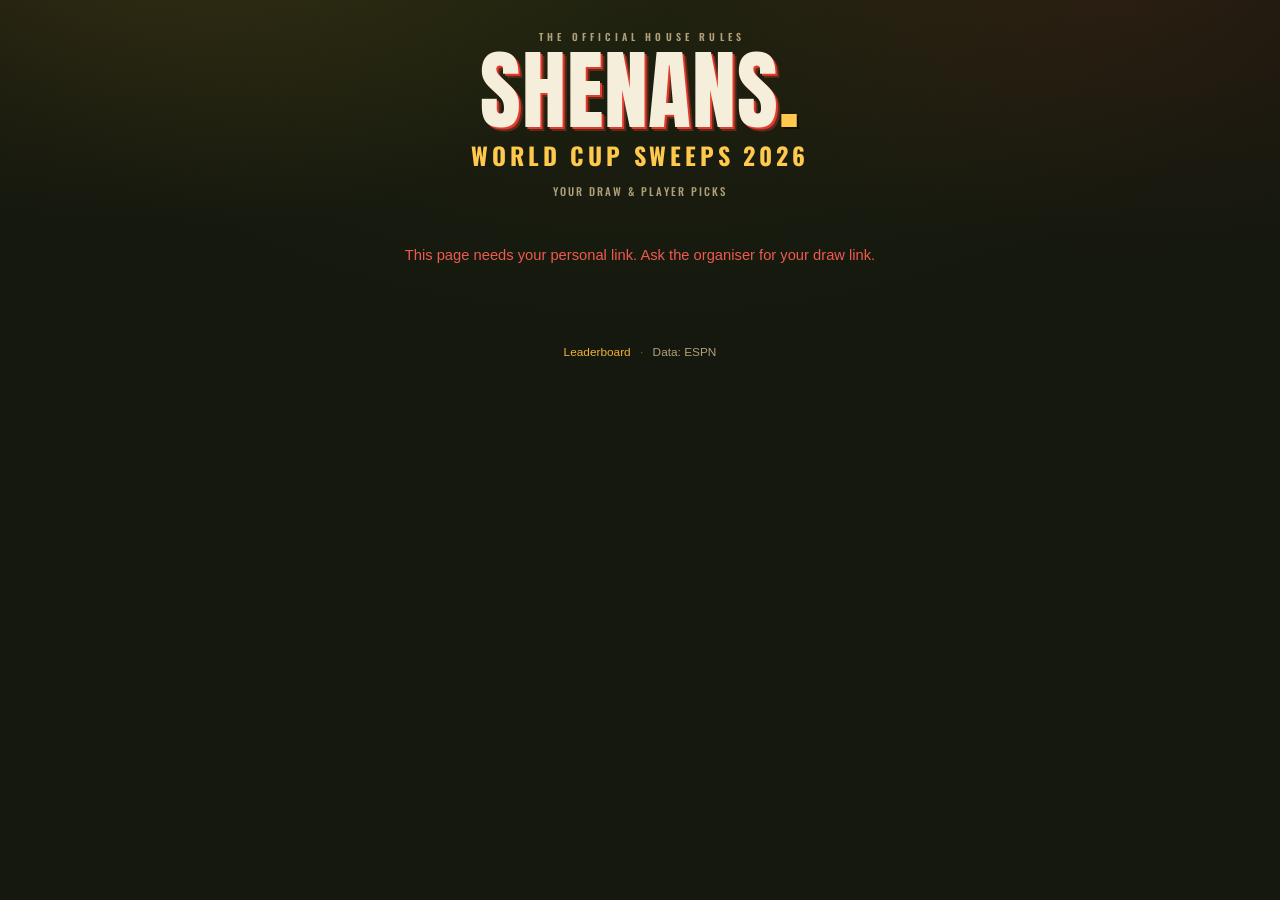
<file: public/draw.html>
<!DOCTYPE html>
<html lang="en">
<head>
  <meta charset="UTF-8" />
  <meta name="viewport" content="width=device-width, initial-scale=1.0" />
  <meta name="theme-color" content="#15180e" />
  <title>Your Draw · Shenans World Cup Sweeps 2026</title>
  <link rel="preconnect" href="https://fonts.googleapis.com" />
  <link rel="preconnect" href="https://fonts.gstatic.com" crossorigin />
  <link rel="stylesheet" href="https://fonts.googleapis.com/css2?family=Anton&family=Oswald:wght@500;600;700&display=swap" />
  <link rel="stylesheet" href="./styles.css" />
</head>
<body>
  <header class="site-header">
    <p class="brand-kicker">The Official House Rules</p>
    <h1 class="brand-wordmark">SHENANS<span class="brand-dot">.</span></h1>
    <p class="brand-sub">World Cup Sweeps 2026</p>
    <p class="brand-tag">Your draw &amp; player picks</p>
  </header>

  <main>
    <section id="status" class="status" aria-live="polite">Loading your draw…</section>

    <!-- Sealed-team reveal -->
    <section id="reveal-section" class="draw-card" hidden>
      <p id="greeting" class="greeting"></p>
      <p class="reveal-intro">Your two teams were drawn and sealed in advance. Spin to reveal them — they’ll be the same every time you open this page.</p>

      <div class="wheels">
        <div class="wheel-block" data-pot="A">
          <h3 class="wheel-title">Pot A — your stronger side</h3>
          <div class="wheel-stage">
            <div class="wheel-pointer" aria-hidden="true"></div>
            <div class="wheel" id="wheelA"></div>
            <div class="wheel-hub" aria-hidden="true">
              <svg viewBox="0 0 48 48" width="100%" height="100%" role="img">
                <defs>
                  <linearGradient id="trophyGoldA" x1="0" y1="0" x2="0" y2="1">
                    <stop offset="0" stop-color="#ffe9a8" />
                    <stop offset="0.5" stop-color="#ffc94d" />
                    <stop offset="1" stop-color="#c9881f" />
                  </linearGradient>
                </defs>
                <g stroke="#7a5410" stroke-width="0.7" stroke-linejoin="round" stroke-linecap="round">
                  <ellipse cx="24" cy="41" rx="8.5" ry="2.1" fill="url(#trophyGoldA)" />
                  <ellipse cx="24" cy="38" rx="9.5" ry="2.4" fill="url(#trophyGoldA)" />
                  <path d="M20.5 19 C20 27 17 33 19 37 H29 C31 33 28 27 27.5 19 Z" fill="url(#trophyGoldA)" />
                  <circle cx="24" cy="11.5" r="7" fill="url(#trophyGoldA)" />
                  <ellipse cx="24" cy="11.5" rx="2.9" ry="7" fill="none" stroke-width="0.55" />
                  <path d="M17.2 11.5 H30.8" fill="none" stroke-width="0.55" />
                </g>
              </svg>
            </div>
          </div>
          <button class="btn spin-btn" id="spinA" type="button">Spin Pot A</button>
          <div class="reveal-result" id="resultA" hidden></div>
        </div>

        <div class="wheel-block" data-pot="B">
          <h3 class="wheel-title">Pot B — your outsider</h3>
          <div class="wheel-stage">
            <div class="wheel-pointer" aria-hidden="true"></div>
            <div class="wheel" id="wheelB"></div>
            <div class="wheel-hub" aria-hidden="true">
              <svg viewBox="0 0 48 48" width="100%" height="100%" role="img">
                <defs>
                  <linearGradient id="trophyGoldB" x1="0" y1="0" x2="0" y2="1">
                    <stop offset="0" stop-color="#ffe9a8" />
                    <stop offset="0.5" stop-color="#ffc94d" />
                    <stop offset="1" stop-color="#c9881f" />
                  </linearGradient>
                </defs>
                <g stroke="#7a5410" stroke-width="0.7" stroke-linejoin="round" stroke-linecap="round">
                  <ellipse cx="24" cy="41" rx="8.5" ry="2.1" fill="url(#trophyGoldB)" />
                  <ellipse cx="24" cy="38" rx="9.5" ry="2.4" fill="url(#trophyGoldB)" />
                  <path d="M20.5 19 C20 27 17 33 19 37 H29 C31 33 28 27 27.5 19 Z" fill="url(#trophyGoldB)" />
                  <circle cx="24" cy="11.5" r="7" fill="url(#trophyGoldB)" />
                  <ellipse cx="24" cy="11.5" rx="2.9" ry="7" fill="none" stroke-width="0.55" />
                  <path d="M17.2 11.5 H30.8" fill="none" stroke-width="0.55" />
                </g>
              </svg>
            </div>
          </div>
          <button class="btn spin-btn" id="spinB" type="button" disabled>Spin Pot B</button>
          <div class="reveal-result" id="resultB" hidden></div>
        </div>
      </div>

      <button class="btn primary next-btn" id="toPicks" type="button" hidden>Now pick your players →</button>
    </section>

    <!-- Player picks -->
    <section id="picks-section" class="draw-card" hidden>
      <h2 class="picks-head">Pick your two players</h2>
      <p class="reveal-intro">Pick anyone in the tournament — they don’t have to be from your drawn teams. Picks lock the moment you submit and can’t be changed.</p>

      <div class="pick-field">
        <label for="searchFwd">Attacker <span class="pick-hint">(your Pot A pick)</span></label>
        <div class="combo" id="comboFwd">
          <input type="text" id="searchFwd" class="combo-input" placeholder="Search attackers…" autocomplete="off" role="combobox" aria-expanded="false" aria-controls="listFwd" />
          <ul class="combo-list" id="listFwd" role="listbox" hidden></ul>
        </div>
        <div class="combo-chosen" id="chosenFwd" hidden></div>
      </div>

      <div class="pick-field">
        <label for="searchOther">Midfielder / Defender / Goalkeeper <span class="pick-hint">(your Pot B pick)</span></label>
        <div class="combo" id="comboOther">
          <input type="text" id="searchOther" class="combo-input" placeholder="Search mid / def / GK…" autocomplete="off" role="combobox" aria-expanded="false" aria-controls="listOther" />
          <ul class="combo-list" id="listOther" role="listbox" hidden></ul>
        </div>
        <div class="combo-chosen" id="chosenOther" hidden></div>
      </div>

      <label class="confirm-row">
        <input type="checkbox" id="confirmChk" />
        <span>I’m happy with these two picks. I understand they lock and can’t be changed.</span>
      </label>

      <p id="pickError" class="pick-error" hidden></p>
      <button class="btn primary" id="submitBtn" type="button" disabled>Confirm &amp; submit picks</button>
    </section>

    <!-- Locked summary -->
    <section id="locked-section" class="draw-card" hidden>
      <div class="locked-badge">✓ Locked in</div>
      <p id="lockedGreeting" class="greeting"></p>
      <h3 class="detail-h">Your teams</h3>
      <div class="locked-grid" id="lockedTeams"></div>
      <h3 class="detail-h">Your players</h3>
      <div class="locked-grid" id="lockedPlayers"></div>
      <p class="reveal-intro">That’s you all set. Track everyone’s points on the <a id="boardLink" href="./index.html">live leaderboard</a>.</p>
    </section>
  </main>

  <footer class="site-footer">
    <a href="./index.html">Leaderboard</a>
    <span class="footer-sep">&middot;</span>
    <span>Data: ESPN</span>
  </footer>

  <script src="./draw.js"></script>
</body>
</html>
</file>
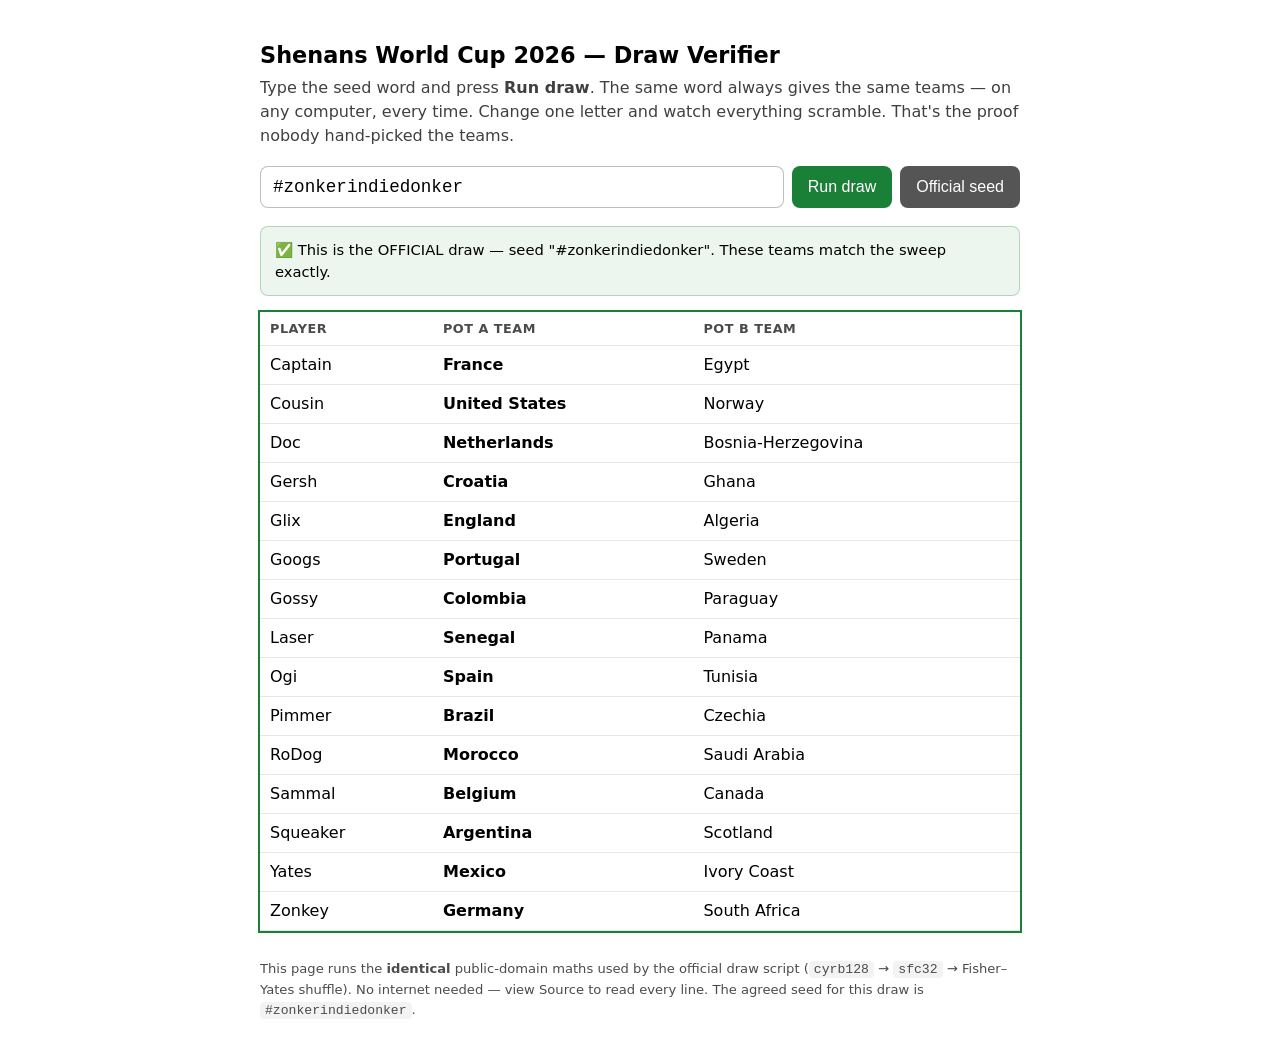
<file: public/verify-bb993657.html>
<!doctype html>
<html lang="en">
<head>
<meta charset="utf-8">
<meta name="viewport" content="width=device-width, initial-scale=1">
<title>Shenans WC 2026 — Draw Verifier</title>
<style>
  :root { color-scheme: light dark; }
  body { font-family: system-ui, -apple-system, Segoe UI, Roboto, sans-serif;
         max-width: 760px; margin: 0 auto; padding: 24px; line-height: 1.5; }
  h1 { font-size: 1.4rem; margin-bottom: .2rem; }
  p.sub { margin-top: 0; opacity: .75; }
  .seedbox { display: flex; gap: 8px; flex-wrap: wrap; margin: 18px 0; }
  input { flex: 1 1 260px; font-size: 1.1rem; padding: 10px 12px; border-radius: 8px;
          border: 1px solid #8888; font-family: ui-monospace, Menlo, Consolas, monospace; }
  button { font-size: 1rem; padding: 10px 16px; border-radius: 8px; border: 0;
           background: #1a7f37; color: #fff; cursor: pointer; }
  button.secondary { background: #555; }
  table { border-collapse: collapse; width: 100%; margin-top: 14px; }
  th, td { text-align: left; padding: 7px 10px; border-bottom: 1px solid #8883; }
  th { font-size: .8rem; text-transform: uppercase; letter-spacing: .04em; opacity: .7; }
  td.pa { font-weight: 600; }
  .note { background: #1a7f3714; border: 1px solid #1a7f3744; border-radius: 8px;
          padding: 12px 14px; margin: 16px 0; font-size: .92rem; }
  .official { outline: 2px solid #1a7f37; }
  code { font-family: ui-monospace, Menlo, Consolas, monospace; background: #8882;
         padding: 1px 5px; border-radius: 4px; }
  footer { margin-top: 28px; font-size: .82rem; opacity: .7; }
</style>
</head>
<body>
<h1>Shenans World Cup 2026 — Draw Verifier</h1>
<p class="sub">Type the seed word and press <b>Run draw</b>. The same word always gives the same teams — on any computer, every time. Change one letter and watch everything scramble. That's the proof nobody hand-picked the teams.</p>

<div class="seedbox">
  <input id="seed" value="#zonkerindiedonker" spellcheck="false" autocomplete="off">
  <button id="run">Run draw</button>
  <button id="reset" class="secondary">Official seed</button>
</div>

<div id="status" class="note"></div>

<table id="out">
  <thead><tr><th>Player</th><th>Pot A team</th><th>Pot B team</th></tr></thead>
  <tbody></tbody>
</table>

<footer>
  This page runs the <b>identical</b> public-domain maths used by the official draw script
  (<code>cyrb128</code> → <code>sfc32</code> → Fisher–Yates shuffle). No internet needed — view
  Source to read every line. The agreed seed for this draw is <code>#zonkerindiedonker</code>.
</footer>

<script>
// ====================================================================
//  EXACT port of scripts/draw.js — same algorithm, same data.
//  Anyone can read this and confirm there is no hidden randomness:
//  the ONLY input that changes the result is the seed word.
// ====================================================================

// Paid entrants, sorted by id then name (as the draw script sorts them).
var PAID = [
  {name:"Captain",  id:"captain"},
  {name:"Cousin",   id:"cousin"},
  {name:"Doc",      id:"doc"},
  {name:"Gersh",    id:"gersh"},
  {name:"Glix",     id:"glix"},
  {name:"Googs",    id:"googs"},
  {name:"Gossy",    id:"gossy"},
  {name:"Laser",    id:"laser"},
  {name:"Ogi",      id:"ogi"},
  {name:"Pimmer",   id:"pimmer"},
  {name:"RoDog",    id:"rodog"},
  {name:"Sammal",   id:"sammal"},
  {name:"Squeaker", id:"squeaker"},
  {name:"Yates",    id:"yates"},
  {name:"Zonkey",   id:"zonkey"}
];

var ALWAYS_INCLUDE = ["467"]; // South Africa — never left undrawn.

var POT_A = [
  {seed:1,id:"478",name:"France"},{seed:2,id:"164",name:"Spain"},
  {seed:3,id:"202",name:"Argentina"},{seed:4,id:"448",name:"England"},
  {seed:5,id:"482",name:"Portugal"},{seed:6,id:"205",name:"Brazil"},
  {seed:7,id:"449",name:"Netherlands"},{seed:8,id:"2869",name:"Morocco"},
  {seed:9,id:"459",name:"Belgium"},{seed:10,id:"481",name:"Germany"},
  {seed:11,id:"477",name:"Croatia"},{seed:12,id:"208",name:"Colombia"},
  {seed:13,id:"654",name:"Senegal"},{seed:14,id:"203",name:"Mexico"},
  {seed:15,id:"660",name:"United States"},{seed:16,id:"212",name:"Uruguay"},
  {seed:17,id:"627",name:"Japan"},{seed:18,id:"469",name:"Iran"},
  {seed:19,id:"451",name:"South Korea"},{seed:20,id:"475",name:"Switzerland"},
  {seed:21,id:"209",name:"Ecuador"},{seed:22,id:"474",name:"Austria"},
  {seed:23,id:"628",name:"Australia"},{seed:24,id:"465",name:"Türkiye"}
];

var POT_B = [
  {seed:25,id:"464",name:"Norway"},{seed:26,id:"466",name:"Sweden"},
  {seed:27,id:"2620",name:"Egypt"},{seed:28,id:"206",name:"Canada"},
  {seed:29,id:"210",name:"Paraguay"},{seed:30,id:"624",name:"Algeria"},
  {seed:31,id:"4789",name:"Ivory Coast"},{seed:32,id:"580",name:"Scotland"},
  {seed:33,id:"450",name:"Czechia"},{seed:34,id:"659",name:"Tunisia"},
  {seed:35,id:"2659",name:"Panama"},{seed:36,id:"452",name:"Bosnia-Herzegovina"},
  {seed:37,id:"655",name:"Saudi Arabia"},{seed:38,id:"4469",name:"Ghana"},
  {seed:39,id:"2850",name:"Congo DR"},{seed:40,id:"467",name:"South Africa"},
  {seed:41,id:"4375",name:"Iraq"},{seed:42,id:"4398",name:"Qatar"},
  {seed:43,id:"2570",name:"Uzbekistan"},{seed:44,id:"2597",name:"Cape Verde"},
  {seed:45,id:"2917",name:"Jordan"},{seed:46,id:"11678",name:"Curaçao"},
  {seed:47,id:"2654",name:"Haiti"},{seed:48,id:"2666",name:"New Zealand"}
];

// ---- seeded PRNG (identical to draw.js) ----
function cyrb128(str){
  var h1=1779033703,h2=3144134277,h3=1013904242,h4=2773480762;
  for(var i=0,k;i<str.length;i++){
    k=str.charCodeAt(i);
    h1=h2^Math.imul(h1^k,597399067);
    h2=h3^Math.imul(h2^k,2869860233);
    h3=h4^Math.imul(h3^k,951274213);
    h4=h1^Math.imul(h4^k,2716044179);
  }
  h1=Math.imul(h3^(h1>>>18),597399067);
  h2=Math.imul(h4^(h2>>>22),2869860233);
  h3=Math.imul(h1^(h3>>>17),951274213);
  h4=Math.imul(h2^(h4>>>19),2716044179);
  h1^=(h2^h3^h4);h2^=h1;h3^=h1;h4^=h1;
  return [h1>>>0,h2>>>0,h3>>>0,h4>>>0];
}
function sfc32(a,b,c,d){
  return function(){
    a>>>=0;b>>>=0;c>>>=0;d>>>=0;
    var t=(a+b)|0;
    a=b^(b>>>9);
    b=(c+(c<<3))|0;
    c=(c<<21)|(c>>>11);
    d=(d+1)|0;
    t=(t+d)|0;
    c=(c+t)|0;
    return (t>>>0)/4294967296;
  };
}
function makeRng(seed){var s=cyrb128(seed);return sfc32(s[0],s[1],s[2],s[3]);}
function shuffle(arr,rng){
  var a=arr.slice();
  for(var i=a.length-1;i>0;i--){
    var j=Math.floor(rng()*(i+1));
    var tmp=a[i];a[i]=a[j];a[j]=tmp;
  }
  return a;
}
function seedOf(t){var s=Number(t.seed);return isFinite(s)?s:Number.MAX_SAFE_INTEGER;}
function selectForDraw(pot,n,protectedIds){
  var ranked=pot.slice().sort(function(a,b){return seedOf(a)-seedOf(b);});
  var selected=ranked.slice(0,n);
  var selectedIds={}; selected.forEach(function(t){selectedIds[String(t.id)]=true;});
  protectedIds.forEach(function(pid){
    if(selectedIds[pid])return;
    var team=ranked.filter(function(t){return String(t.id)===pid;})[0];
    if(!team)return;
    for(var i=selected.length-1;i>=0;i--){
      if(protectedIds.indexOf(String(selected[i].id))===-1){
        delete selectedIds[String(selected[i].id)];
        selected[i]=team; selectedIds[pid]=true; break;
      }
    }
  });
  return selected;
}

function runDraw(seed){
  var n=PAID.length;
  var rng=makeRng(seed);
  var drawnA=shuffle(selectForDraw(POT_A,n,ALWAYS_INCLUDE),rng);
  var drawnB=shuffle(selectForDraw(POT_B,n,ALWAYS_INCLUDE),rng);
  return PAID.map(function(p,i){
    return {name:p.name, a:drawnA[i].name, b:drawnB[i].name};
  });
}

// ---- UI ----
var OFFICIAL="#zonkerindiedonker";
function render(){
  var seed=document.getElementById('seed').value;
  var rows=runDraw(seed);
  var tb=document.querySelector('#out tbody');
  tb.innerHTML='';
  rows.forEach(function(r){
    var tr=document.createElement('tr');
    tr.innerHTML='<td>'+r.name+'</td><td class="pa">'+r.a+'</td><td>'+r.b+'</td>';
    tb.appendChild(tr);
  });
  var s=document.getElementById('status');
  var table=document.getElementById('out');
  if(seed===OFFICIAL){
    s.textContent='✅ This is the OFFICIAL draw — seed "'+OFFICIAL+'". These teams match the sweep exactly.';
    table.classList.add('official');
  }else{
    s.textContent='↻ Seed "'+seed+'" — a different word gives a totally different draw. Put the official word back to reproduce the real result.';
    table.classList.remove('official');
  }
}
document.getElementById('run').addEventListener('click',render);
document.getElementById('seed').addEventListener('keydown',function(e){if(e.key==='Enter')render();});
document.getElementById('reset').addEventListener('click',function(){
  document.getElementById('seed').value=OFFICIAL; render();
});
render();
</script>
</body>
</html>
</file>
<file: public/styles.css>
:root {
  /* Shenans poster palette: dark fiesta charcoal, gold, cream, red, green. */
  --bg: #15180e;
  --bg-soft: #1c2012;
  --card: #1e2213;
  --card-hover: #262b18;
  --line: #4a431f;
  --line-soft: #322d18;
  --text: #f2ead6;
  --muted: #b0a07c;
  --accent: #f2b134;
  --accent-2: #ffc94d;
  --gold: #ffc94d;
  --silver: #d6dae6;
  --bronze: #e0a05a;
  --pos: #9ccc65;
  --neg: #ef5a4f;
  --red: #e23b2e;
  --green: #9ccc65;
  --peanut: #e6a13c;
  --frame: rgba(242, 177, 52, 0.45);
  --display: "Anton", Impact, "Haettenschweiler", sans-serif;
  --head: "Oswald", "Segoe UI", sans-serif;
  --radius: 14px;
  --shadow: 0 8px 28px rgba(0, 0, 0, 0.45);
}

* { box-sizing: border-box; }

html { -webkit-text-size-adjust: 100%; }

body {
  margin: 0;
  font-family: -apple-system, BlinkMacSystemFont, "Segoe UI", Roboto, Helvetica, Arial, sans-serif;
  background:
    radial-gradient(900px 500px at 12% -8%, rgba(242, 177, 52, 0.12) 0%, transparent 60%),
    radial-gradient(900px 520px at 88% -6%, rgba(226, 59, 46, 0.10) 0%, transparent 60%),
    radial-gradient(1200px 760px at 50% -12%, #20240f 0%, var(--bg) 58%);
  background-attachment: fixed;
  color: var(--text);
  line-height: 1.45;
  min-height: 100vh;
  -webkit-font-smoothing: antialiased;
  -webkit-tap-highlight-color: transparent;
}

main {
  width: 100%;
  max-width: 700px;
  margin: 0 auto;
  padding: 0 16px calc(32px + env(safe-area-inset-bottom));
}

.site-header {
  text-align: center;
  padding: 30px 16px 14px;
}
.brand-kicker {
  margin: 0 0 6px;
  font-family: var(--head);
  text-transform: uppercase;
  letter-spacing: 0.42em;
  font-size: 0.62rem;
  font-weight: 600;
  color: var(--muted);
  padding-left: 0.42em;
}
.brand-wordmark {
  margin: 0;
  font-family: var(--display);
  font-weight: 400;
  font-size: clamp(3rem, 16vw, 5.5rem);
  line-height: 0.9;
  letter-spacing: 0.01em;
  color: #f5eeda;
  text-shadow:
    2px 2px 0 var(--red),
    4px 4px 0 rgba(226, 59, 46, 0.35);
}
.brand-dot { color: var(--gold); text-shadow: 2px 2px 0 rgba(0, 0, 0, 0.4); }
.brand-sub {
  margin: 8px 0 0;
  font-family: var(--head);
  font-weight: 700;
  text-transform: uppercase;
  letter-spacing: 0.16em;
  font-size: clamp(1rem, 4.4vw, 1.5rem);
  color: var(--gold);
}
.brand-tag {
  margin: 12px auto 0;
  display: inline-block;
  font-family: var(--head);
  text-transform: uppercase;
  letter-spacing: 0.18em;
  color: var(--muted);
  font-size: 0.68rem;
  font-weight: 500;
}
/* Keep the old hooks working if referenced elsewhere. */
.subtitle {
  margin: 10px auto 0;
  display: inline-block;
  color: var(--muted);
  font-size: 0.8rem;
  padding: 5px 12px;
  border: 1px solid var(--line);
  border-radius: 999px;
  background: rgba(255, 255, 255, 0.02);
}

.status {
  text-align: center;
  color: var(--muted);
  padding: 28px 18px;
  font-size: 0.92rem;
}
.status.error { color: var(--neg); }

/* Leaderboard */
.leaderboard {
  list-style: none;
  margin: 0;
  padding: 0;
  display: flex;
  flex-direction: column;
  gap: 12px;
}

.row {
  position: relative;
  background: linear-gradient(180deg, var(--card) 0%, var(--bg-soft) 100%);
  border: 1px solid var(--line);
  border-radius: var(--radius);
  box-shadow: var(--shadow);
  overflow: hidden;
  transition: border-color 0.18s ease, transform 0.18s ease;
}
.row.open { border-color: var(--accent-2); }

/* Podium accents for the top three. */
.row.rank-1 { border-color: rgba(255, 209, 102, 0.55); }
.row.rank-2 { border-color: rgba(205, 211, 224, 0.45); }
.row.rank-3 { border-color: rgba(232, 160, 106, 0.45); }
.row.rank-1::before,
.row.rank-2::before,
.row.rank-3::before {
  content: "";
  position: absolute;
  left: 0; top: 0; bottom: 0;
  width: 4px;
}
.row.rank-1::before { background: linear-gradient(180deg, #ffe08a, var(--gold)); }
.row.rank-2::before { background: linear-gradient(180deg, #eef1f8, var(--silver)); }
.row.rank-3::before { background: linear-gradient(180deg, #f3b988, var(--bronze)); }

.row-head {
  display: grid;
  grid-template-columns: 40px 1fr auto;
  align-items: center;
  gap: 12px;
  padding: 14px 16px;
  cursor: pointer;
  user-select: none;
}
.row-head:hover { background: var(--card-hover); }
.row-head:active { background: var(--card-hover); }

.rank {
  width: 32px;
  height: 32px;
  margin: 0 auto;
  border-radius: 50%;
  display: flex;
  align-items: center;
  justify-content: center;
  font-weight: 700;
  font-size: 0.95rem;
  color: var(--muted);
  background: rgba(255, 255, 255, 0.05);
  font-variant-numeric: tabular-nums;
}
.row.rank-1 .rank {
  color: #2a1d04;
  background: linear-gradient(135deg, #ffe28f, var(--gold));
  box-shadow: 0 3px 12px rgba(255, 209, 102, 0.4);
}
.row.rank-2 .rank {
  color: #20242e;
  background: linear-gradient(135deg, #f4f6fb, var(--silver));
  box-shadow: 0 3px 12px rgba(205, 211, 224, 0.3);
}
.row.rank-3 .rank {
  color: #34190a;
  background: linear-gradient(135deg, #f3b988, var(--bronze));
  box-shadow: 0 3px 12px rgba(232, 160, 106, 0.3);
}

.person { min-width: 0; }
.name-row {
  display: flex;
  align-items: center;
  gap: 6px;
  min-width: 0;
}
.person .name {
  font-weight: 650;
  font-size: 1.02rem;
  white-space: nowrap;
  overflow: hidden;
  text-overflow: ellipsis;
  min-width: 0;
}
.peanut-badge {
  flex: none;
  font-size: 0.8rem;
  line-height: 1;
  font-weight: 700;
  color: var(--peanut);
  background: color-mix(in srgb, var(--peanut) 16%, transparent);
  border: 1px solid color-mix(in srgb, var(--peanut) 45%, transparent);
  border-radius: 999px;
  padding: 2px 7px;
  white-space: nowrap;
}
.person .breakdown {
  font-size: 0.74rem;
  color: var(--muted);
  margin-top: 3px;
}

.total {
  display: flex;
  align-items: baseline;
  gap: 5px;
  font-variant-numeric: tabular-nums;
}
.total .pts {
  font-size: 1.45rem;
  font-weight: 800;
  background: linear-gradient(180deg, #ffffff, #b9c6f2);
  -webkit-background-clip: text;
  background-clip: text;
  color: transparent;
}
.total .lbl { font-size: 0.7rem; color: var(--muted); }

.chev {
  margin-left: 4px;
  color: var(--muted);
  font-size: 1.1rem;
  transition: transform 0.2s ease;
}
.row.open .chev { transform: rotate(90deg); color: var(--accent-2); }

/* Expanded detail */
.detail {
  display: none;
  padding: 2px 16px 16px;
  border-top: 1px solid var(--line-soft);
}
.row.open .detail { display: block; animation: fade-in 0.22s ease; }

@keyframes fade-in {
  from { opacity: 0; transform: translateY(-4px); }
  to { opacity: 1; transform: none; }
}

.detail h3 {
  margin: 16px 0 7px;
  font-size: 0.7rem;
  letter-spacing: 0.1em;
  text-transform: uppercase;
  color: var(--muted);
}

.entity {
  display: grid;
  grid-template-columns: 1fr auto;
  gap: 8px;
  padding: 10px 12px;
  background: rgba(255, 255, 255, 0.025);
  border: 1px solid var(--line-soft);
  border-radius: 11px;
  margin-bottom: 7px;
}
.entity .e-name { font-weight: 600; font-size: 0.92rem; }
.entity .e-sub {
  font-size: 0.74rem;
  color: var(--muted);
  margin-top: 3px;
}
.entity .e-pts {
  font-weight: 700;
  font-variant-numeric: tabular-nums;
  align-self: center;
  font-size: 1.02rem;
}
.e-pts.pos { color: var(--pos); }
.e-pts.neg { color: var(--neg); }

.tag {
  display: inline-block;
  font-size: 0.62rem;
  font-weight: 700;
  letter-spacing: 0.04em;
  text-transform: uppercase;
  padding: 2px 8px;
  border-radius: 999px;
  background: var(--line);
  color: var(--text);
  margin-left: 8px;
  vertical-align: middle;
}
.tag.live {
  background: #e0413a;
  color: #fff;
  animation: pulse 1.6s ease-in-out infinite;
}
.tag.fin { background: #28335c; color: var(--muted); }

@keyframes pulse {
  0%, 100% { opacity: 1; }
  50% { opacity: 0.55; }
}

/* Rules panel */
.rules-panel { margin-top: 24px; }
.rules-panel details {
  background: linear-gradient(180deg, var(--card) 0%, var(--bg-soft) 100%);
  border: 1px solid var(--line);
  border-radius: var(--radius);
  padding: 0 16px;
  box-shadow: var(--shadow);
}
.rules-panel summary {
  cursor: pointer;
  padding: 15px 0;
  font-weight: 650;
  list-style: none;
}
.rules-panel summary::-webkit-details-marker { display: none; }
.rules-panel summary::before { content: "▸ "; color: var(--accent); }
.rules-panel details[open] summary::before { content: "▾ "; }
.rules-body { padding-bottom: 16px; }

.entrants-note {
  margin: 4px 0 14px;
  padding: 11px 14px;
  font-size: 0.9rem;
  color: var(--text);
  background: rgba(91, 192, 190, 0.1);
  border: 1px solid rgba(91, 192, 190, 0.28);
  border-radius: 11px;
}
.entrants-note strong { color: var(--accent); }

.rules-body h4 {
  margin: 14px 0 7px;
  font-size: 0.78rem;
  letter-spacing: 0.02em;
  color: var(--accent);
}
.rules-grid {
  display: grid;
  grid-template-columns: 1fr auto;
  gap: 4px 12px;
  font-size: 0.86rem;
}
.rules-grid .k { color: var(--text); }
.rules-grid .v { font-variant-numeric: tabular-nums; color: var(--muted); }
.payout-note {
  margin-top: 14px;
  padding-top: 12px;
  border-top: 1px solid var(--line-soft);
  font-size: 0.82rem;
  color: var(--muted);
}
.payout-note strong { color: var(--text); }

.site-footer {
  text-align: center;
  color: var(--muted);
  font-size: 0.74rem;
  padding: 18px 16px calc(28px + env(safe-area-inset-bottom));
}
.site-footer a {
  color: var(--accent);
  text-decoration: none;
  border-bottom: 1px solid transparent;
}
.site-footer a:hover { border-bottom-color: var(--accent); }
.footer-sep { margin: 0 6px; opacity: 0.5; }
.footer-hash {
  display: block;
  font-family: var(--head);
  font-weight: 700;
  letter-spacing: 0.14em;
  color: var(--gold);
  margin-bottom: 6px;
}

/* ===== Pre-season sign-up tracker (index.html, before kickoff) ===== */

.ps-hero {
  position: relative;
  border: 1px solid var(--frame);
  border-radius: var(--radius);
  background:
    radial-gradient(600px 240px at 50% -40%, rgba(242, 177, 52, 0.14), transparent 70%),
    var(--card);
  box-shadow: var(--shadow);
  padding: 22px 18px 20px;
  text-align: center;
}
.ps-eyebrow {
  margin: 0 0 6px;
  font-family: var(--head);
  text-transform: uppercase;
  letter-spacing: 0.32em;
  font-size: 0.62rem;
  color: var(--peanut);
  padding-left: 0.32em;
}
.ps-headline {
  margin: 0;
  font-family: var(--display);
  font-weight: 400;
  font-size: clamp(1.8rem, 8vw, 2.8rem);
  line-height: 1;
  color: #f5eeda;
  text-shadow: 1px 2px 0 rgba(226, 59, 46, 0.45);
}
.ps-tagline {
  margin: 10px auto 0;
  max-width: 460px;
  color: var(--muted);
  font-size: 0.92rem;
}
.ps-meta {
  display: flex;
  justify-content: center;
  gap: 10px;
  margin: 18px auto 0;
  flex-wrap: wrap;
}
.ps-meta-item {
  flex: 1 1 0;
  min-width: 96px;
  border: 1px solid var(--line);
  border-radius: 12px;
  background: rgba(0, 0, 0, 0.22);
  padding: 12px 8px;
}
.ps-meta-val {
  display: block;
  font-family: var(--head);
  font-weight: 700;
  font-size: 1.32rem;
  color: var(--gold);
  line-height: 1.1;
}
.ps-meta-lbl {
  display: block;
  margin-top: 4px;
  font-family: var(--head);
  text-transform: uppercase;
  letter-spacing: 0.18em;
  font-size: 0.58rem;
  color: var(--muted);
}
.ps-progress {
  height: 8px;
  border-radius: 999px;
  background: rgba(0, 0, 0, 0.35);
  border: 1px solid var(--line-soft);
  overflow: hidden;
  margin: 18px auto 0;
}
.ps-progress-bar {
  display: block;
  height: 100%;
  width: 0;
  border-radius: 999px;
  background: linear-gradient(90deg, var(--peanut), var(--gold));
  transition: width 0.6s cubic-bezier(0.16, 1, 0.3, 1);
}
.ps-countdown {
  margin: 12px 0 0;
  font-family: var(--head);
  text-transform: uppercase;
  letter-spacing: 0.12em;
  font-size: 0.72rem;
  color: var(--peanut);
  min-height: 0.9rem;
}
.ps-countdown.over { color: var(--neg); }

.ps-roster {
  list-style: none;
  margin: 16px 0 0;
  padding: 0;
  display: grid;
  gap: 8px;
}
.ps-entry {
  display: flex;
  align-items: center;
  justify-content: space-between;
  gap: 12px;
  padding: 12px 14px;
  border: 1px solid var(--line);
  border-radius: 12px;
  background: var(--card);
}
.ps-entry.paid { border-color: rgba(156, 204, 101, 0.4); }
.ps-entry-name {
  font-family: var(--head);
  font-weight: 600;
  font-size: 1rem;
  letter-spacing: 0.01em;
}
.ps-entry-num {
  font-family: var(--head);
  color: var(--muted);
  font-size: 0.8rem;
  margin-right: 4px;
}
.ps-badge {
  font-family: var(--head);
  text-transform: uppercase;
  letter-spacing: 0.1em;
  font-size: 0.64rem;
  font-weight: 700;
  padding: 5px 10px;
  border-radius: 999px;
  white-space: nowrap;
}
.ps-badge.paid { background: rgba(156, 204, 101, 0.16); color: var(--green); border: 1px solid rgba(156, 204, 101, 0.4); }
.ps-badge.unpaid { background: rgba(226, 59, 46, 0.14); color: var(--neg); border: 1px solid rgba(226, 59, 46, 0.4); }
.ps-foot {
  margin: 16px 0 0;
  text-align: center;
  color: var(--muted);
  font-size: 0.82rem;
  font-style: italic;
}

/* Small phones */
@media (max-width: 420px) {
  main { padding: 0 12px 28px; }
  .site-header { padding: 26px 12px 16px; }
  .row-head { grid-template-columns: 34px 1fr auto; gap: 10px; padding: 13px 13px; }
  .rank { width: 28px; height: 28px; font-size: 0.85rem; }
  .person .name { font-size: 0.98rem; }
  .total .pts { font-size: 1.3rem; }
  .detail { padding: 2px 13px 14px; }
}

/* Respect reduced-motion preferences */
@media (prefers-reduced-motion: reduce) {
  .row.open .detail { animation: none; }
  .tag.live { animation: none; }
  .chev { transition: none; }
  .wheel { transition: none !important; }
}

/* ===== Self-serve draw + picks page (draw.html) ===== */

/* The page toggles sections with the [hidden] attribute; several elements below
   set an explicit `display`, which would otherwise beat [hidden]. Keep hidden
   authoritative. */
[hidden] { display: none !important; }

.draw-card {
  background: linear-gradient(180deg, var(--card) 0%, var(--bg-soft) 100%);
  border: 1px solid var(--line);
  border-radius: var(--radius);
  box-shadow: var(--shadow);
  padding: 20px 18px;
  margin-top: 16px;
}

.greeting {
  margin: 0 0 6px;
  font-size: 1.15rem;
  font-weight: 750;
}
.reveal-intro {
  margin: 6px 0 4px;
  color: var(--muted);
  font-size: 0.9rem;
}
.reveal-intro a { color: var(--accent); }

/* Buttons */
.btn {
  appearance: none;
  border: 1px solid var(--line);
  background: rgba(255, 255, 255, 0.04);
  color: var(--text);
  font: inherit;
  font-weight: 650;
  padding: 11px 18px;
  border-radius: 999px;
  cursor: pointer;
  transition: transform 0.12s ease, background 0.15s ease, opacity 0.15s ease;
}
.btn:hover:not(:disabled) { background: var(--card-hover); }
.btn:active:not(:disabled) { transform: translateY(1px); }
.btn:disabled { opacity: 0.45; cursor: default; }
.btn.primary {
  border-color: transparent;
  background: linear-gradient(135deg, var(--accent-2), var(--accent));
  color: #0b132b;
}

/* Wheels */
.wheels {
  display: flex;
  flex-wrap: wrap;
  gap: 22px;
  justify-content: center;
  margin: 18px 0 8px;
}
.wheel-block {
  flex: 1 1 240px;
  max-width: 320px;
  text-align: center;
}
.wheel-title {
  margin: 0 0 12px;
  font-size: 0.74rem;
  letter-spacing: 0.08em;
  text-transform: uppercase;
  color: var(--muted);
}
.wheel-stage {
  position: relative;
  width: 240px;
  height: 240px;
  margin: 0 auto 14px;
}
.wheel-pointer {
  position: absolute;
  top: -9px; left: 50%;
  transform: translateX(-50%);
  z-index: 4;
  width: 0; height: 0;
  border-left: 11px solid transparent;
  border-right: 11px solid transparent;
  border-top: 19px solid var(--gold);
  filter: drop-shadow(0 2px 3px rgba(0, 0, 0, 0.55));
}
.wheel {
  position: relative;
  width: 240px;
  height: 240px;
  border-radius: 50%;
  border: none;
  box-shadow:
    0 0 0 3px #1a1d10,
    0 0 0 8px #ffd76b,
    0 0 0 11px #b9821d,
    0 0 0 13px #1a1d10,
    var(--shadow),
    inset 0 0 26px rgba(0, 0, 0, 0.5);
  overflow: hidden;
  transform: rotate(0deg);
}
/* Glossy gold disc + World Cup trophy pinned to the wheel centre (does not spin). */
.wheel-hub {
  position: absolute;
  left: 50%; top: 50%;
  width: 66px; height: 66px;
  transform: translate(-50%, -50%);
  border-radius: 50%;
  background:
    radial-gradient(circle at 38% 30%, #ffe9a8 0%, #ffc94d 45%, #b9821d 100%);
  box-shadow:
    0 0 0 2px #7a5410,
    0 4px 14px rgba(0, 0, 0, 0.55),
    inset 0 2px 5px rgba(255, 255, 255, 0.55),
    inset 0 -4px 8px rgba(0, 0, 0, 0.35);
  z-index: 2;
  display: flex;
  align-items: center;
  justify-content: center;
  pointer-events: none;
}
.wheel-hub svg {
  width: 70%;
  height: 70%;
  filter: drop-shadow(0 1px 1px rgba(0, 0, 0, 0.4));
}
.wheel-label {
  position: absolute;
  left: 50%;
  top: 0;
  height: 50%;
  transform-origin: bottom center;
  display: flex;
  justify-content: center;
  align-items: flex-start;
  pointer-events: none;
}
.wheel-label span {
  display: block;
  padding-top: 12px;
  font-size: 0.72rem;
  font-weight: 800;
  letter-spacing: 0.04em;
  color: var(--text);
  white-space: nowrap;
}
.reveal-result {
  margin-top: 12px;
  font-size: 1.4rem;
  font-weight: 800;
  letter-spacing: 0.01em;
  background: linear-gradient(180deg, #ffe9a8, #ffc94d 45%, #d99a2b);
  -webkit-background-clip: text;
  background-clip: text;
  color: transparent;
  filter: drop-shadow(0 1px 0 rgba(0, 0, 0, 0.3));
  animation: result-pop 0.45s cubic-bezier(0.18, 1.4, 0.4, 1);
}
@keyframes result-pop {
  0% { opacity: 0; transform: scale(0.7); }
  60% { transform: scale(1.08); }
  100% { opacity: 1; transform: scale(1); }
}
.spin-btn {
  width: 100%;
  border-color: transparent;
  background: linear-gradient(135deg, var(--accent-2), var(--accent));
  color: #1a1405;
  font-weight: 750;
}
.spin-btn:hover:not(:disabled) { background: linear-gradient(135deg, #ffd76b, #f2b134); }
.spin-btn:disabled {
  background: rgba(255, 255, 255, 0.04);
  color: var(--text);
}
.next-btn { display: block; margin: 8px auto 0; }

/* Picks */
.picks-head { margin: 0 0 4px; font-size: 1.2rem; font-weight: 750; }
.pick-field { margin-top: 16px; }
.pick-field > label {
  display: block;
  margin-bottom: 7px;
  font-weight: 650;
  font-size: 0.95rem;
}
.pick-hint { color: var(--muted); font-weight: 500; font-size: 0.82rem; }

.combo { position: relative; }
.combo-input {
  width: 100%;
  padding: 11px 13px;
  font: inherit;
  color: var(--text);
  background: rgba(255, 255, 255, 0.03);
  border: 1px solid var(--line);
  border-radius: 11px;
  outline: none;
}
.combo-input:focus { border-color: var(--accent-2); }
.combo-list {
  position: absolute;
  z-index: 5;
  left: 0; right: 0;
  margin: 6px 0 0;
  padding: 4px;
  max-height: 260px;
  overflow-y: auto;
  list-style: none;
  background: var(--bg-soft);
  border: 1px solid var(--line);
  border-radius: 11px;
  box-shadow: var(--shadow);
}
.combo-option {
  display: flex;
  justify-content: space-between;
  gap: 10px;
  padding: 9px 11px;
  border-radius: 8px;
  cursor: pointer;
}
.combo-option:hover { background: var(--card-hover); }
.opt-name { font-weight: 600; font-size: 0.92rem; }
.opt-team { color: var(--muted); font-size: 0.8rem; white-space: nowrap; }
.combo-empty { padding: 10px 11px; color: var(--muted); font-size: 0.88rem; }

.combo-chosen {
  display: flex;
  align-items: center;
  gap: 10px;
  padding: 11px 13px;
  background: rgba(91, 192, 190, 0.1);
  border: 1px solid rgba(91, 192, 190, 0.28);
  border-radius: 11px;
}
.chosen-name { font-weight: 700; }
.chosen-team { color: var(--muted); font-size: 0.84rem; }
.chosen-change {
  margin-left: auto;
  appearance: none;
  border: 1px solid var(--line);
  background: transparent;
  color: var(--accent);
  font: inherit;
  font-size: 0.8rem;
  padding: 4px 10px;
  border-radius: 999px;
  cursor: pointer;
}

.confirm-row {
  display: flex;
  align-items: flex-start;
  gap: 10px;
  margin: 18px 0 14px;
  font-size: 0.9rem;
  color: var(--text);
}
.confirm-row input { margin-top: 3px; width: 18px; height: 18px; accent-color: var(--accent); }

.pick-error {
  margin: 0 0 12px;
  padding: 10px 13px;
  font-size: 0.88rem;
  color: var(--neg);
  background: rgba(255, 123, 138, 0.1);
  border: 1px solid rgba(255, 123, 138, 0.3);
  border-radius: 11px;
}
#submitBtn { width: 100%; }

/* Locked summary */
.locked-badge {
  display: inline-block;
  font-size: 0.72rem;
  font-weight: 800;
  letter-spacing: 0.06em;
  text-transform: uppercase;
  padding: 5px 12px;
  border-radius: 999px;
  background: rgba(111, 224, 154, 0.16);
  border: 1px solid rgba(111, 224, 154, 0.4);
  color: var(--pos);
  margin-bottom: 12px;
}
.detail-h {
  margin: 16px 0 8px;
  font-size: 0.7rem;
  letter-spacing: 0.1em;
  text-transform: uppercase;
  color: var(--muted);
}
.locked-grid { display: flex; flex-direction: column; gap: 8px; }
.locked-item {
  display: flex;
  align-items: center;
  gap: 12px;
  padding: 12px 14px;
  background: rgba(255, 255, 255, 0.025);
  border: 1px solid var(--line-soft);
  border-radius: 11px;
}
.li-tag {
  font-size: 0.62rem;
  font-weight: 700;
  letter-spacing: 0.04em;
  text-transform: uppercase;
  padding: 3px 9px;
  border-radius: 999px;
  background: var(--line);
  color: var(--text);
}
.li-name { font-weight: 650; font-size: 1rem; }

@media (max-width: 420px) {
  .draw-card { padding: 16px 13px; }
  .wheel-stage, .wheel { width: 200px; height: 200px; }
  .wheels { gap: 16px; }
}
</file>
